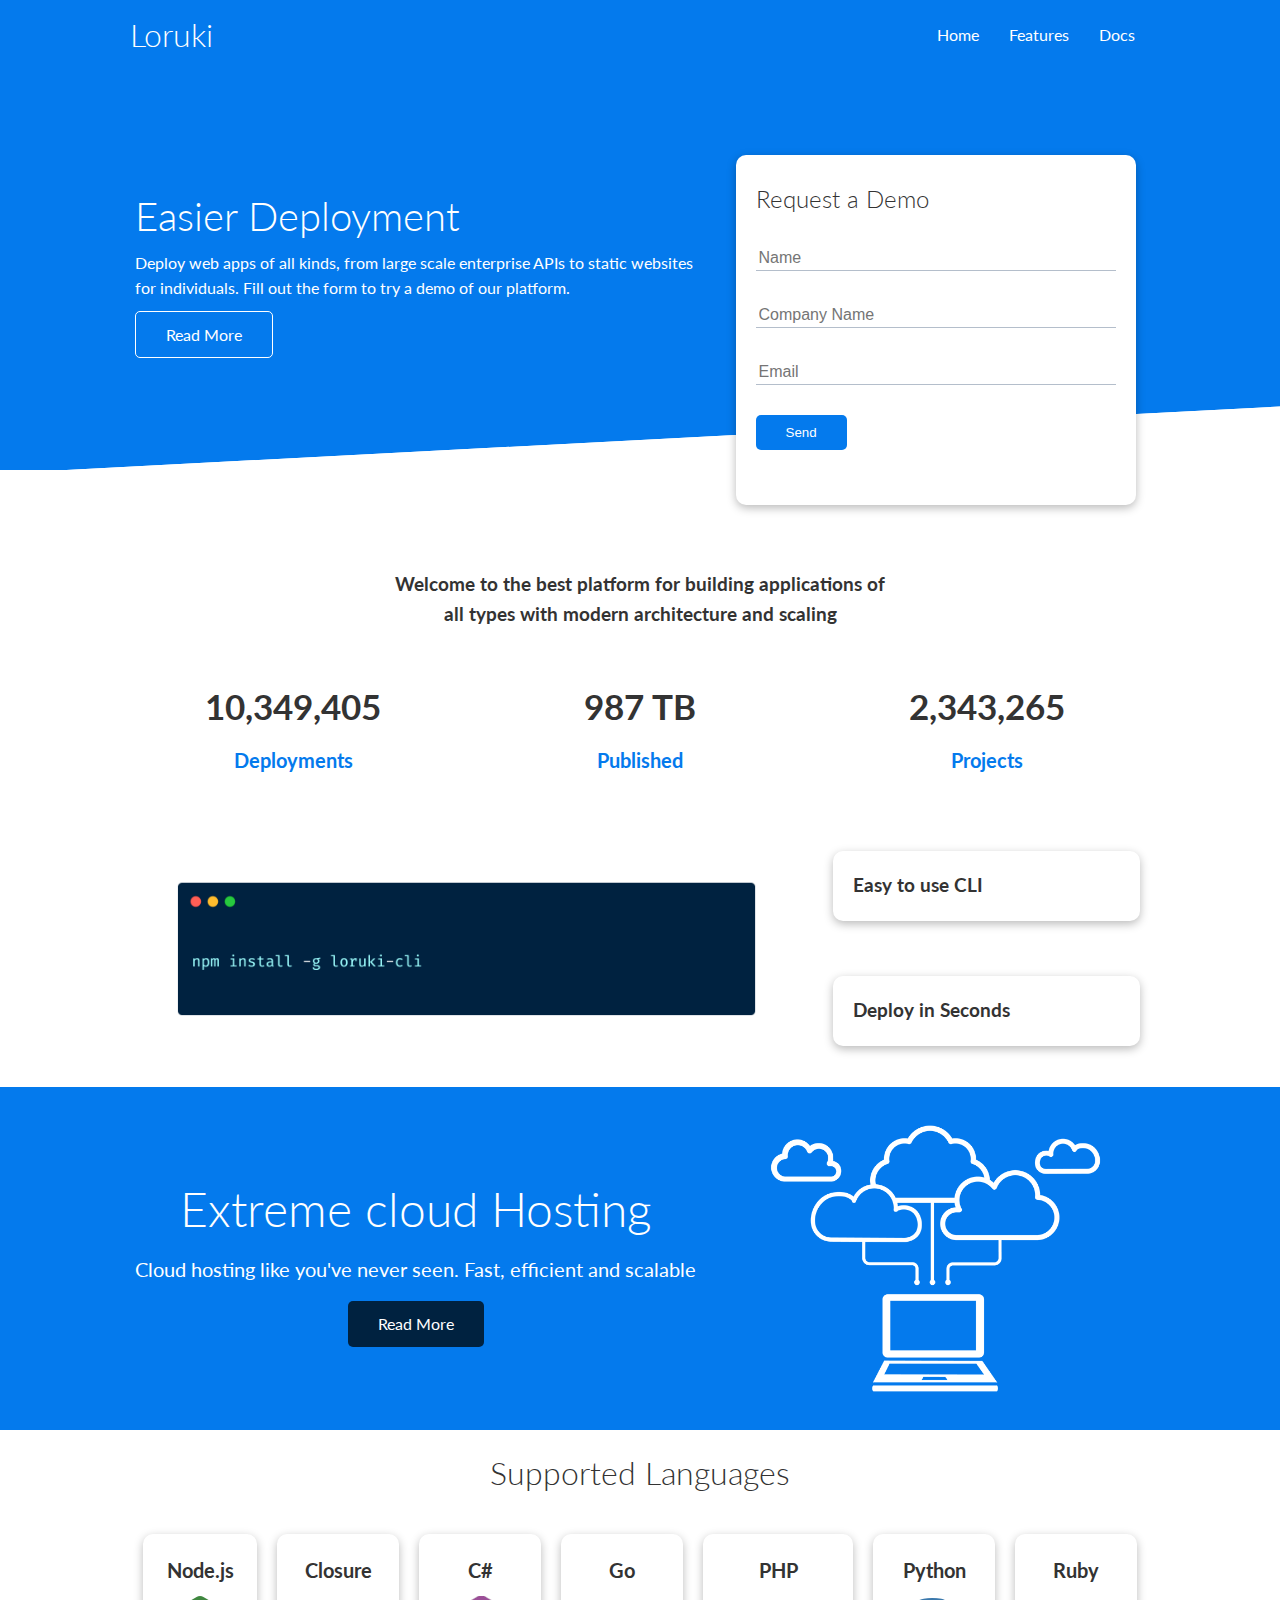
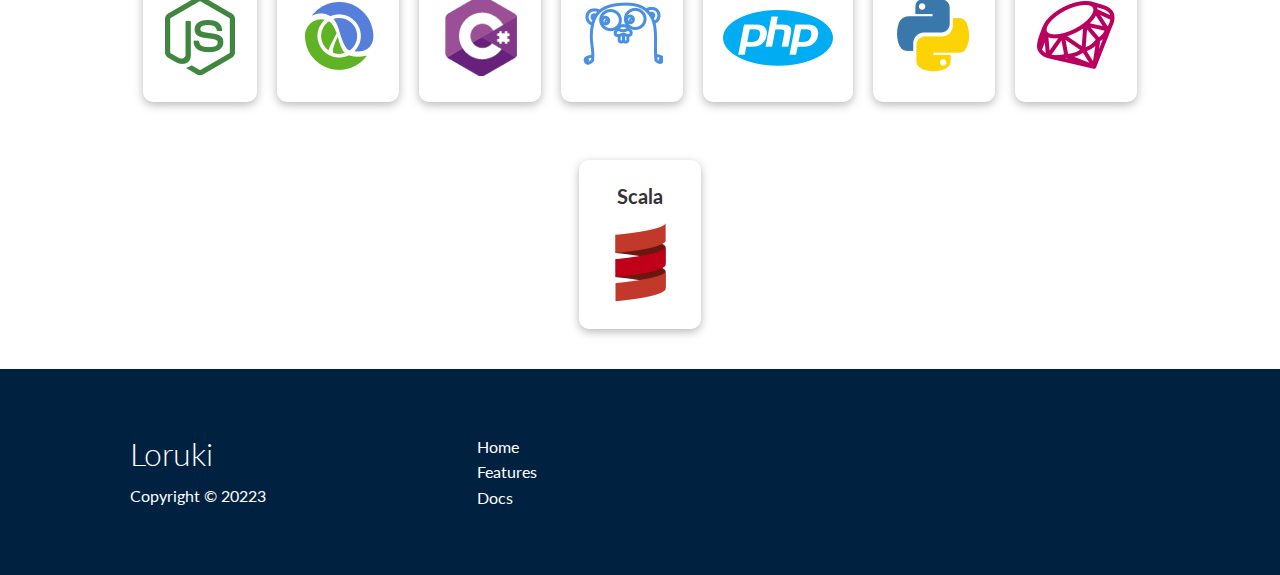
<file: index.html>
<!DOCTYPE html>
<html lang="en">
<head>
    <meta charset="UTF-8">
    <meta name="viewport" content="width=device-width, initial-scale=1.0">
    <link rel="stylesheet" href="style.css">
    <link rel="stylesheet" href="https://cdnjs.cloudflare.com/ajax/libs/font-awesome/6.4.0/css/all.min.css" integrity="sha512-iecdLmaskl7CVkqkXNQ/ZH/XLlvWZOJyj7Yy7tcenmpD1ypASozpmT/E0iPtmFIB46ZmdtAc9eNBvH0H/ZpiBw==" crossorigin="anonymous" referrerpolicy="no-referrer" />
    <title>Loruki | Cloud Hostin for Everyone</title>
</head>
<body>
    <!-- Navigation -->
    <div class="navbar">
        <div class="container flex">
            <h1 class="logo">Loruki</h1>
            <nav>
                <ul>
                    <li><a href="index.html">Home</a></li>
                    <li><a href="features.html">Features</a></li>
                    <li><a href="docs.html">Docs</a></li>
                </ul>
            </nav>
        </div>
    </div>
    <!-- End of Navigation -->

    <!-- Showcase Section -->
    <section class="showcase">
        <div class="container grid">
            <div class="showcase-text">
                <h1>Easier Deployment</h1>
                <p>Deploy web apps of all kinds, from large scale enterprise APIs to static websites for individuals. Fill out the form to try a demo of our platform.</p>
                <a href="" class="btn btn-outline">Read More</a>
            </div>
            <div class="showcase-form card">
                <h2>Request a Demo</h2>
                <form action="">
                    <div class="form-control">
                        <input type="text" name="name" placeholder="Name" required>
                    </div>
                    <div class="form-control">
                        <input type="text" name="company" placeholder="Company Name" required>
                    </div>
                    <div class="form-control">
                        <input type="email" name="email" placeholder="Email" required>
                    </div>
                    <input type="submit" value="Send" class="btn btn-primary">
                </form>
            </div>
        </div>
    </section>
    <!-- Showcase Section -->
<!-- Stats Section -->
<section class="stats">
    <div class="container">
        <h3 class="stats-heading text-center">Welcome to the best platform for building applications of all types with modern architecture and scaling</h3>
        <div class="grid grid-3 text-center my-4">
            <div>
                <i class="fas fa-server fa-3x"></i>
                <h3>10,349,405</h3>
                <p class="text-secondary">Deployments</p>
            </div>
            <div>
                <i class="fas fa-upload fa-3x"></i>
                <h3>987 TB</h3>
                <p class="text-secondary">Published</p>
            </div>
            <div>
                <i class="fas fa-project-diagram fa-3x"></i>
                <h3>2,343,265</h3>
                <p class="text-secondary">Projects</p>
            </div>
        </div>
    </div>
</section>
<!-- CLI -->
<section class="cli">
    <div class="container grid">
        <img src="assets/images/cli.png" alt="">
        <div class="card">
            <h3>Easy to use CLI</h3>
        </div>
        <div class="card">
            <h3>Deploy in Seconds</h3>
        </div>
    </div>
</section>

<!-- Cloud Section -->
<section class="cloud bg-primary my-2 py-2">
    <div class="container grid">
        <div class="text-center">
            <h2 class="lg">Extreme cloud Hosting</h2>
            <p class="lead my-1">
                Cloud hosting like you've never seen. Fast, efficient and scalable
            </p>
            <a href="features.html" class="btn btn-dark">Read More</a>
        </div>
        <img src="assets/images/cloud.png" alt="">
    </div>
</section>

<section class="languages">
    <h2 class="md text-center my-2">
        Supported Languages
    </h2>
    <div class="container flex">
        <div class="card">
            <h4>Node.js</h4>
            <img src="assets/images/logos/node.png" alt="">
        </div>
        <div class="card">
            <h4>Closure</h4>
            <img src="assets/images/logos/clojure.png" alt="">
        </div>
        <div class="card">
            <h4>C#</h4>
            <img src="assets/images/logos/csharp.png" alt="">
        </div>
        <div class="card">
            <h4>Go</h4>
            <img src="assets/images/logos/go.png" alt="">
        </div>
        <div class="card">
            <h4>PHP</h4>
            <img src="assets/images/logos/php.png" alt="">
        </div>
        <div class="card">
            <h4>Python</h4>
            <img src="assets/images/logos/python.png" alt="">
        </div>
        <div class="card">
            <h4>Ruby</h4>
            <img src="assets/images/logos/ruby.png" alt="">
        </div>
        <div class="card">
            <h4>Scala</h4>
            <img src="assets/images/logos/scala.png" alt="">
        </div>
    </div>
</section>
<!-- Footer -->
<footer class="footer bg-dark py-5">
    <div class="container grid grid-3">
        <div>
            <h1>Loruki</h1>
            <p>Copyright &copy; 20223</p>
        </div>
        <nav>
            <ul>
                <li><a href="index.html">Home</a></li>
                <li><a href="features.html">Features</a></li>
                <li><a href="docs.html">Docs</a></li>
            </ul>
        </nav>
        <div class="social">
            <a href="#"><i class="fab fa-github fa-2x"></i></a>
            <a href="#"><i class="fab fa-facebook fa-2x"></i></a>
            <a href="#"><i class="fab fa-instagram fa-2x"></i></a>
            <a href="#"><i class="fab fa-twitter fa-2x"></i></a>
        </div>
    </div>
</footer>

</body>
</html>
</file>
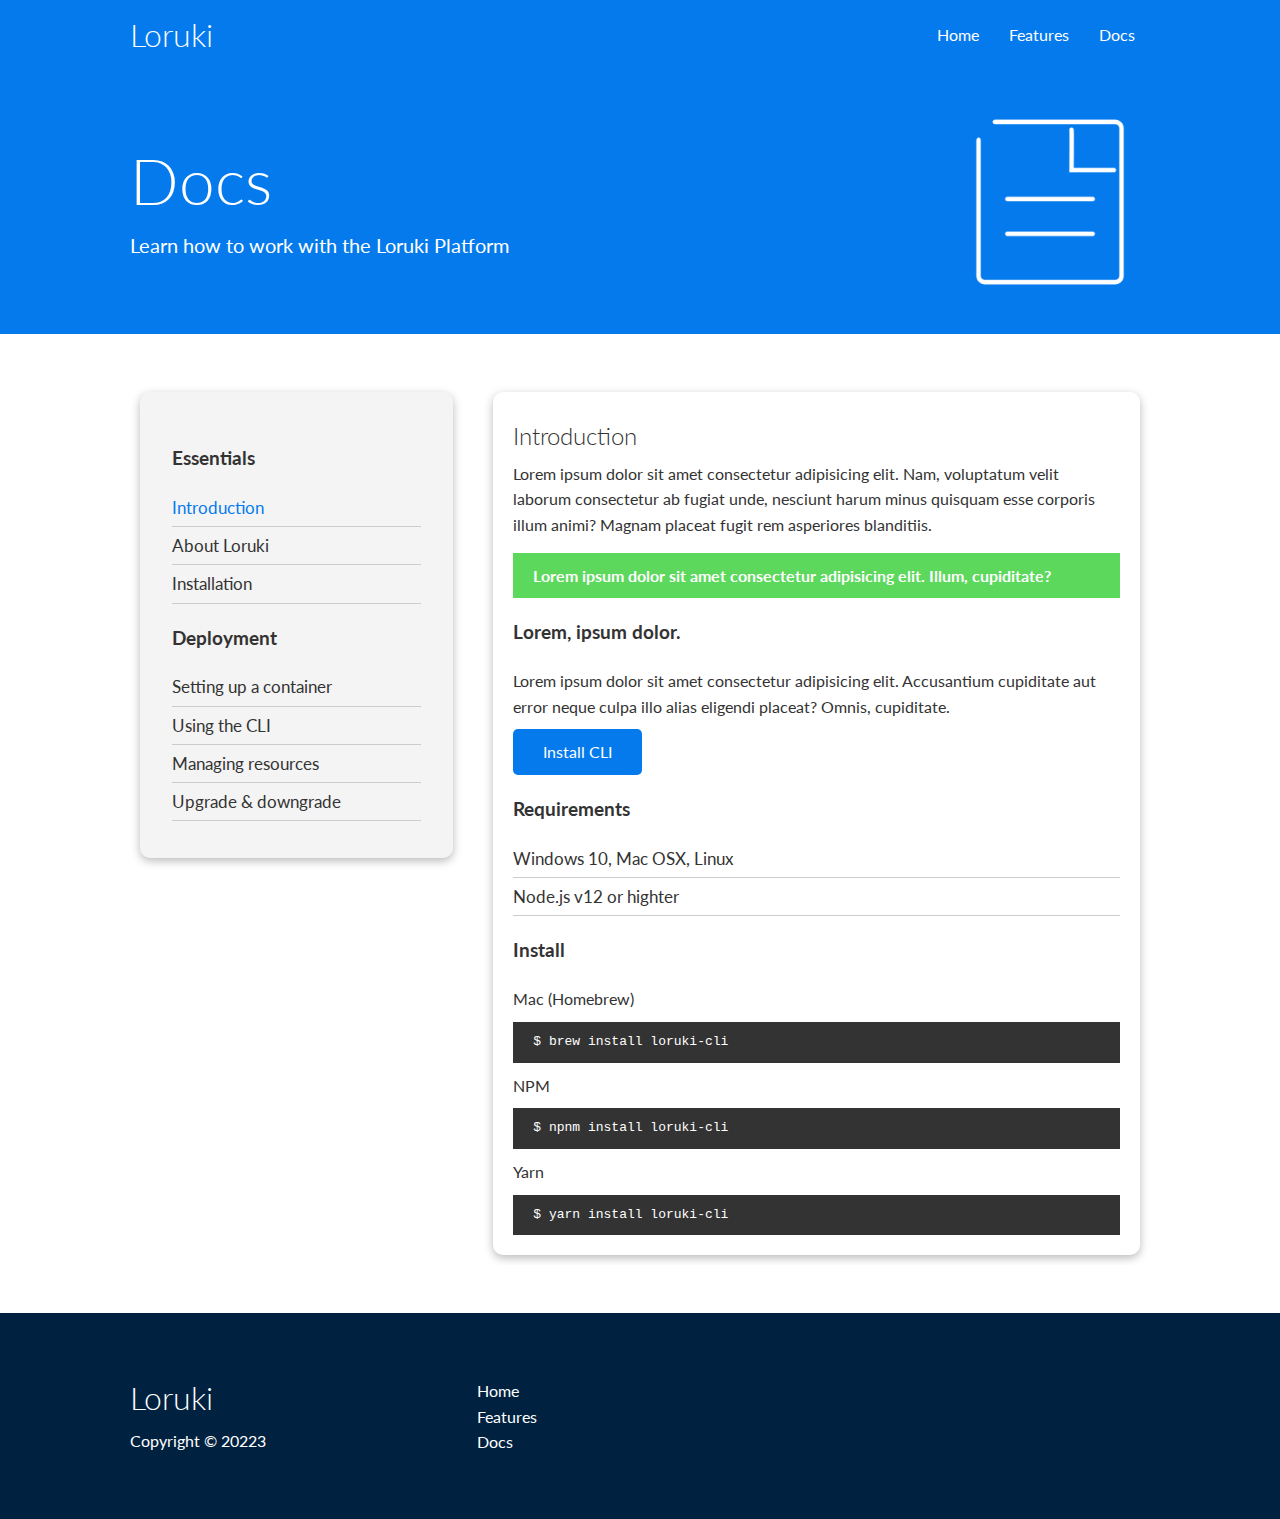
<file: docs.html>
<!DOCTYPE html>
<html lang="en">
<head>
    <meta charset="UTF-8">
    <meta name="viewport" content="width=device-width, initial-scale=1.0">
    <link rel="stylesheet" href="style.css">
    <link rel="stylesheet" href="https://cdnjs.cloudflare.com/ajax/libs/font-awesome/6.4.0/css/all.min.css" integrity="sha512-iecdLmaskl7CVkqkXNQ/ZH/XLlvWZOJyj7Yy7tcenmpD1ypASozpmT/E0iPtmFIB46ZmdtAc9eNBvH0H/ZpiBw==" crossorigin="anonymous" referrerpolicy="no-referrer" />
    <title>Loruki | Cloud Hostin for Everyone</title>
</head>
<body>
    <!-- Navigation -->
    <div class="navbar">
        <div class="container flex">
            <h1 class="logo">Loruki</h1>
            <nav>
                <ul>
                    <li><a href="index.html">Home</a></li>
                    <li><a href="features.html">Features</a></li>
                    <li><a href="docs.html">Docs</a></li>
                </ul>
            </nav>
        </div>
    </div>
    <!-- End of Navigation -->
<!-- Head -->
  <section class="docs-head bg-primary py-3">
    <div class="container grid">
        <div>
            <h1 class="xl">Docs</h1>
            <p class="lead">
                Learn how to work with the Loruki Platform
            </p>
        </div>
        <img src="assets/images/docs.png" alt="">
    </div>
  </section>
  <!-- Sub Head -->
  <section class="docs-main my-4">
    <div class="container grid">
        <div class="card bg-light p-3">
            <h3 class="my-2">Essentials</h3>
            <nav>
                <ul>
                    <li><a class="text-primary" href="index.html">Introduction</a></li>
                    <li><a href="features.html">About Loruki</a></li>
                    <li><a href="docs.html">Installation</a></li>
                </ul>
            </nav>
            <h3 class="my-2">Deployment</h3>
            <nav>
                <ul>
                    <li><a href="index.html">Setting up a container</a></li>
                    <li><a href="features.html">Using the CLI</a></li>
                    <li><a href="docs.html">Managing resources</a></li>
                    <li><a href="docs.html">Upgrade & downgrade</a></li>
                </ul>
            </nav>
        </div>
        <div class="card">
            <h2>Introduction</h2>
            <p>Lorem ipsum dolor sit amet consectetur adipisicing elit. Nam, voluptatum velit laborum consectetur ab fugiat unde, nesciunt harum minus quisquam esse corporis illum animi? Magnam placeat fugit rem asperiores blanditiis.</p>
            <div class="alert alert-success">
                <i class="fas fa-info"></i>Lorem ipsum dolor sit amet consectetur adipisicing elit. Illum, cupiditate?
            </div>

            <h3>Lorem, ipsum dolor.</h3>
            <p>Lorem ipsum dolor sit amet consectetur adipisicing elit. Accusantium cupiditate aut error neque culpa illo alias eligendi placeat? Omnis, cupiditate.</p>
            <a href="" class="btn btn-primary">Install CLI</a>
            <h3>Requirements</h3>
            <ul>
                <li>Windows 10, Mac OSX, Linux</li>
                <li>Node.js v12 or highter</li>
            </ul>
            <h3>Install</h3>
            <p>Mac (Homebrew)</p>
            <pre><code>$ brew install loruki-cli</code></pre>
            <p>NPM</p>
            <pre><code>$ npnm install loruki-cli</code></pre>
            <p>Yarn</p>
            <pre><code>$ yarn install loruki-cli</code></pre>
        </div>
    </div>
  </section>
<!-- Footer -->
<footer class="footer bg-dark py-5">
    <div class="container grid grid-3">
        <div>
            <h1>Loruki</h1>
            <p>Copyright &copy; 20223</p>
        </div>
        <nav>
            <ul>
                <li><a href="index.html">Home</a></li>
                <li><a href="features.html">Features</a></li>
                <li><a href="docs.html">Docs</a></li>
            </ul>
        </nav>
        <div class="social">
            <a href="#"><i class="fab fa-github fa-2x"></i></a>
            <a href="#"><i class="fab fa-facebook fa-2x"></i></a>
            <a href="#"><i class="fab fa-instagram fa-2x"></i></a>
            <a href="#"><i class="fab fa-twitter fa-2x"></i></a>
        </div>
    </div>
</footer>

</body>
</html>
</file>
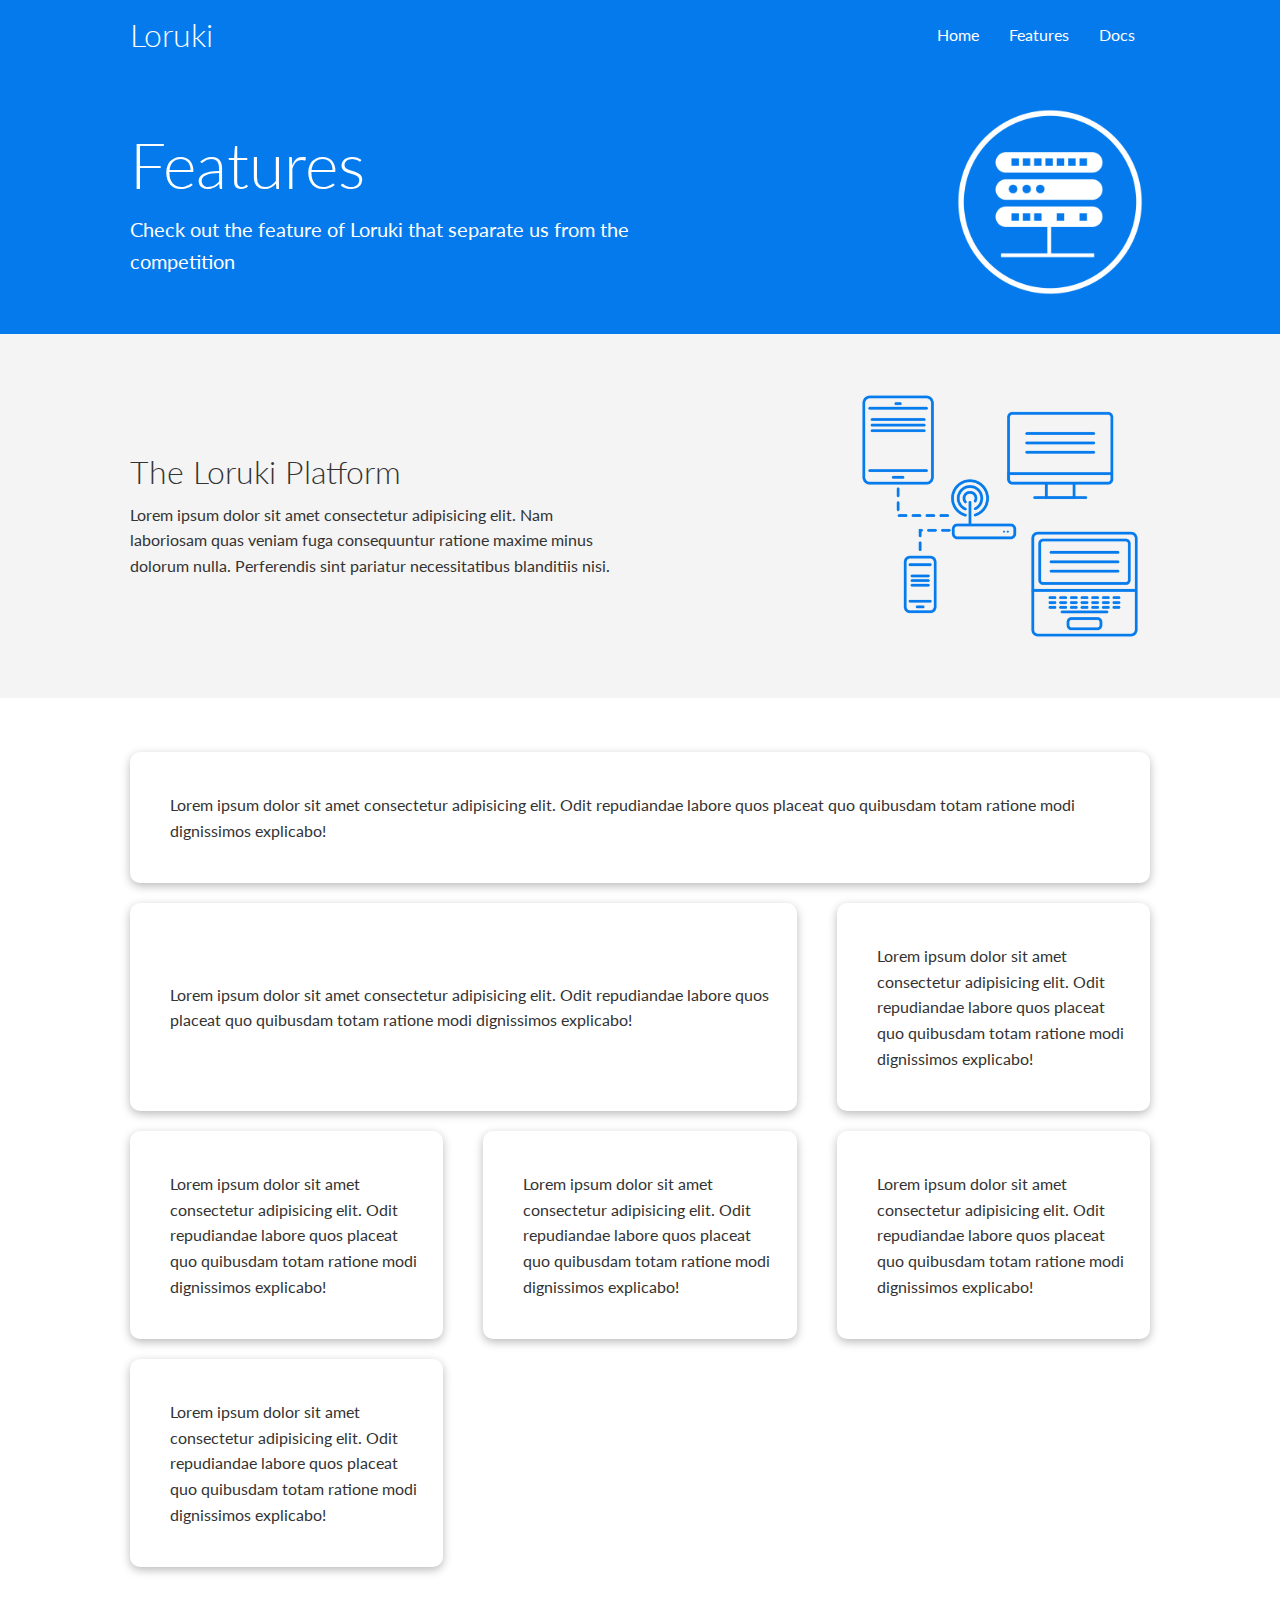
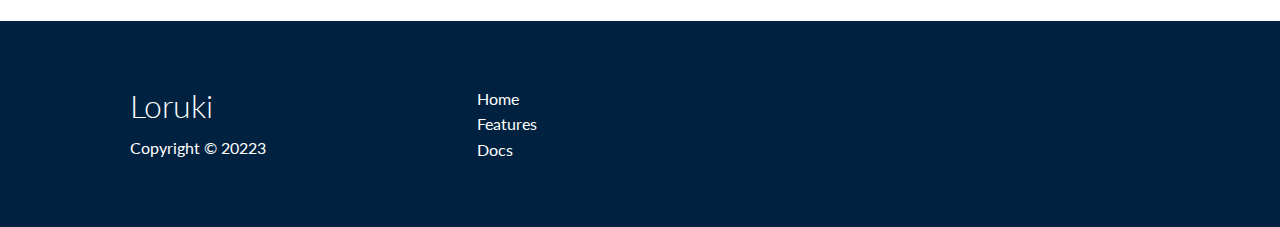
<file: features.html>
<!DOCTYPE html>
<html lang="en">
<head>
    <meta charset="UTF-8">
    <meta name="viewport" content="width=device-width, initial-scale=1.0">
    <link rel="stylesheet" href="style.css">
    <link rel="stylesheet" href="https://cdnjs.cloudflare.com/ajax/libs/font-awesome/6.4.0/css/all.min.css" integrity="sha512-iecdLmaskl7CVkqkXNQ/ZH/XLlvWZOJyj7Yy7tcenmpD1ypASozpmT/E0iPtmFIB46ZmdtAc9eNBvH0H/ZpiBw==" crossorigin="anonymous" referrerpolicy="no-referrer" />
    <title>Loruki | Cloud Hostin for Everyone</title>
</head>
<body>
    <!-- Navigation -->
    <div class="navbar">
        <div class="container flex">
            <h1 class="logo">Loruki</h1>
            <nav>
                <ul>
                    <li><a href="index.html">Home</a></li>
                    <li><a href="features.html">Features</a></li>
                    <li><a href="docs.html">Docs</a></li>
                </ul>
            </nav>
        </div>
    </div>
    <!-- End of Navigation -->
<!-- Head -->
  <section class="features-head bg-primary py-3">
    <div class="container grid">
        <div>
            <h1 class="xl">Features</h1>
            <p class="lead">
                Check out the feature of Loruki that separate us from the competition
            </p>
        </div>
        <img src="assets/images/server.png" alt="">
    </div>
  </section>
  <!-- Sub Head -->
  <section class="features-sub-head bg-light py-3">
    <div class="container grid">
        <div>
            <h1 class="md">The Loruki Platform</h1>
            <p>
                Lorem ipsum dolor sit amet consectetur adipisicing elit. Nam laboriosam quas veniam fuga consequuntur ratione maxime minus dolorum nulla. Perferendis sint pariatur necessitatibus blanditiis nisi.
            </p>
        </div>
        <img src="assets/images/server2.png" alt="">
    </div>
  </section>
  <!-- Features Main Section -->
  <section class="features-main my-2">
    <div class="container grid grid-3">
        <div class="card flex">
            <i class="fas fa-server fa-3x"></i>
            <p>
                Lorem ipsum dolor sit amet consectetur adipisicing elit. Odit repudiandae labore quos placeat quo quibusdam totam ratione modi dignissimos explicabo!
            </p>
        </div>
        <div class="card flex">
            <i class="fas fa-laptop fa-3x"></i>
            <p>
                Lorem ipsum dolor sit amet consectetur adipisicing elit. Odit repudiandae labore quos placeat quo quibusdam totam ratione modi dignissimos explicabo!
            </p>
        </div>
        <div class="card flex">
            <i class="fas fa-database fa-3x"></i>
            <p>
                Lorem ipsum dolor sit amet consectetur adipisicing elit. Odit repudiandae labore quos placeat quo quibusdam totam ratione modi dignissimos explicabo!
            </p>
        </div>
        <div class="card flex">
            <i class="fas fa-power-off fa-3x"></i>
            <p>
                Lorem ipsum dolor sit amet consectetur adipisicing elit. Odit repudiandae labore quos placeat quo quibusdam totam ratione modi dignissimos explicabo!
            </p>
        </div>
        <div class="card flex">
            <i class="fas fa-upload fa-3x"></i>
            <p>
                Lorem ipsum dolor sit amet consectetur adipisicing elit. Odit repudiandae labore quos placeat quo quibusdam totam ratione modi dignissimos explicabo!
            </p>
        </div>
        <div class="card flex">
            <i class="fas fa-network-wired fa-3x"></i>
            <p>
                Lorem ipsum dolor sit amet consectetur adipisicing elit. Odit repudiandae labore quos placeat quo quibusdam totam ratione modi dignissimos explicabo!
            </p>
        </div>
        <div class="card flex">
            <i class="fas fa-server fa-3x"></i>
            <p>
                Lorem ipsum dolor sit amet consectetur adipisicing elit. Odit repudiandae labore quos placeat quo quibusdam totam ratione modi dignissimos explicabo!
            </p>
        </div>
    </div>
  </section>
<!-- Footer -->
<footer class="footer bg-dark py-5">
    <div class="container grid grid-3">
        <div>
            <h1>Loruki</h1>
            <p>Copyright &copy; 20223</p>
        </div>
        <nav>
            <ul>
                <li><a href="index.html">Home</a></li>
                <li><a href="features.html">Features</a></li>
                <li><a href="docs.html">Docs</a></li>
            </ul>
        </nav>
        <div class="social">
            <a href="#"><i class="fab fa-github fa-2x"></i></a>
            <a href="#"><i class="fab fa-facebook fa-2x"></i></a>
            <a href="#"><i class="fab fa-instagram fa-2x"></i></a>
            <a href="#"><i class="fab fa-twitter fa-2x"></i></a>
        </div>
    </div>
</footer>

</body>
</html>
</file>
<file: style.css>
@import url('https://fonts.googleapis.com/css2?family=Lato:wght@300&display=swap');


/* Custom Properties */
  :root{
    --primary-color: #047aed;
    --secondary-color: #1c3fa8;
    --dark-color:#002240;
    --light-color: #f4f4f4;
    --success-color: #5cd85c;
    --alert-color:#d9534f;
}


/* Reset default css */
* {
    box-sizing: border-box;
    padding: 0;
    margin: 0;
}

/* Base Styling */
body{
    font-family: 'lato', sans-serif;
    color: #333;
    line-height: 1.6;
}

ul{
    list-style-type: none;
}
a{
    text-decoration: none;
    color: #333;
}

h1,h2 {
    font-weight: 300;
    line-height: 1.2;
    margin: 0.625rem 0;
}
p{
    margin: 0.625rem 0;
}

img{
    width: 100%;
}
code, pre {
    background-color: #333;
    color: #fff;
    padding:10px; 
}
/* Nabar Styling */
.navbar{
    background-color: var(--primary-color);
    color: #fff;
    height: 4.375rem;
}

.navbar .flex{
    justify-content: space-between;
}
.navbar ul{
    display: flex;
}
.navbar a{
    color: #fff;
    padding: .625rem;
    margin: 0 0.313rem;

}
.navbar a:hover{
    border-bottom: 0.125rem #fff solid;
}


/* Showcase */
.showcase{
    height: 25rem;
    background-color: var(--primary-color);
    color: #fff;
    position: relative;
}
.showcase .grid{
    overflow: visible;
    grid-template-columns: 55% auto;
    gap: 1.875rem;
}
.showcase h1{
    font-size: 2.5rem;
}
.showcase-form{
    position: relative;
    top: 60px;
    height: 21.875rem;
    width: 25rem;
    padding: 2.5rem;
    z-index: 100;
    justify-self: flex-end;
}
.showcase-form .form-control{
    margin:  1.875rem 0rem;

}
.showcase-form input[type='text'],
.showcase-form input[type='email']{
    border: 0;
    border-bottom: 1px solid #b4becb;
    width: 100%;
    padding: 0.188rem;
    font-size: 1rem;
}
.showcase-form input:focus{
    outline: none;
}

.showcase::before,
.showcase::after{
    content: '';
    position: absolute;
    background-color: #fff;
    height: 6.25rem;
    bottom: -4.375rem;
    right: 0;
    left: 0;
    transform: skewY(-3deg);
    -webkit-transform: skewY(-3deg);
    -moz-transform: skewY(-3deg);
    -ms-transform: skewY(-3deg);
}

/* Stats */
.stats{
    padding-top: 100px;
}
.stats-heading{
    max-width: 500px;
    margin: auto;
}
.stats .grid h3{
    font-size: 35px;
}
.stats .grid p{
    font-size: 20px;
    font-weight: bold;
    color: var(--primary-color);
}

/* CLI  */
.cli .grid{
    grid-template-columns: repeat(3, 1fr);
    grid-template-rows: repeat(2, 1fr);
}
.cli .grid > *:first-child {
    grid-column: 1 / span 2;
    grid-row: 1 / span 2
}

/* Cloud Section */
.cloud .grid {
    grid-template-columns: 4fr 3fr;
}

/* Languages */
.languages .flex{
    flex-wrap: wrap;
}
.languages .card{
    text-align: center;
    margin: 18px 10px 40px;
    transition: transform 0.2s ease-in;
}

.languages .card h4{
    font-size: 20px;
    margin-bottom: 10px;
}
.languages .card:hover{
    transform: translateY(-15px);
}

/* Features Section */
.features-head img, .docs-head img{
    width: 200px;
    justify-self: flex-end
}
.features-sub-head img{
    width: 300px;
    justify-self: flex-end
}
.features-main .card > i{
margin-right: 20px;
}

.features-main .grid{
    padding: 30px;
}

.features-main .grid > *:first-child {
    grid-column: 1 / span 3;
}
.features-main .grid > *:nth-child(2) {
    grid-column: 1 / span 2;
}

/* Docs Page */
.docs-main h3{
    margin: 20px 0;
}
.docs-main .grid {
    grid-template-columns: 1fr 2fr;
    align-items: flex-start;
}
.docs-main li{
    font-size: 17px;
    padding-bottom: 5px;
    margin-bottom: 5px;
    border-bottom: 1px #ccc solid;
}
.docs-main a:hover{
 font-weight: bold;
 color: var(--secondary-color);
}


/* Utilities */
.container {
    max-width: 68.75rem;
    margin: auto;
    overflow: auto;
    padding: 0 2.5rem;
}
.flex{
    display: flex;
    justify-content: center;
    align-items: center;
    height: 100%;
}

.grid{
    display: grid;
    grid-template-columns: repeat(2, 1fr);
    gap:1.25rem;
    justify-content: center;
    align-items: center;
    height: 100%;

}
.grid-3{
    grid-template-columns: repeat(3, 1fr);
}

.card{
    background-color: #fff;
    color: #333;
    border-radius: .625rem;
    box-shadow: 0 3px .625rem rgba(0,0,0,0.275);
    padding: 1.25rem;
    margin: .625rem;
}
.btn{
    display: inline-block;
    padding: 0.625rem 1.875rem;
    cursor: pointer;
    background-color:var(--primary-color);
    color: #fff;
    border: none;
    border-radius: 0.313rem;
}
.btn-outline{
    background-color: transparent;
    border: 1px #fff solid;
}
.btn:hover{
    transform: scale(0.98);
}


/* Backgrounds and colored buttons */
.bg-primary, .btn-primary{
    background-color: var(--primary-color);
    color: #fff;
}

.bg-secondary, .btn-secondary{
    background-color: var(--secondary-color);
    color: #fff;
}
.bg-dark, .btn-dark{
    background-color: var(--dark-color);
    color: #fff;
}

.bg-light, .btn-light{
    background-color: var(--light-color);
    color: #333;
}
.bg-primary a,
 .btn-primary a, 
 .bg-secondary a, 
 .btn-secondary a, 
 .bg-dark a, 
 .btn-dark a {
    color: #fff;
 }

/* Footer */
.footer .social a {
    margin: 0 10px;
}



/* Text Sizes */
.lead{
    font-size: 1.25rem;
}
.sm{
    font-size: 1rem;
}
.md{
    font-size: 2rem;
}
.lg{
    font-size: 3rem;
}
.xl{
    font-size: 4rem;
}
.text-center{
    text-align: center;
}

/* Text Colors */
.text-primary{
    color: var(--primary-color);
}

.text-secondary{
    color: var(--secondary-color);
}
.text-dark{
    color: var(--dark-color);
}

.text-light{
    color: var(--light-color);

}

/* Alerts */
.alert{
    background-color: var(--light-color);
    padding: 10px;
    font-weight: bold;
    margin: 15px 0;
}
.alert i{
    margin-right: 10px;
}
.alert-success{
    background-color: var(--success-color);
    color: #fff;
}
.alert-error{
    background-color: var(--error-color);
    color: #fff;
}



/* Margin */
.my-1{
    margin: 1rem 0;
}
.my-2{
    margin: 1.5rem 0;
}
.my-3{
    margin: 2rem 0;
}
.my-4{
    margin: 3rem 0;
}
.my-5{
    margin: 3.5rem 0;
}
.my-4{
    margin: 3rem 0;
}
.m-1{
    margin: 1rem;
}
.m-2{
    margin: 1.5rem;
}
.m-3{
    margin: 2rem;
}
.m-4{
    margin: 3rem;
}
.m-5{
    margin: 3.5rem;
}
.m-4{
    margin: 3rem;
}

/* Padding */
.py-1{
    padding: 1rem 0;
}
.py-2{
    padding: 1.5rem 0;
}
.py-3{
    padding: 2rem 0;
}
.py-4{
    padding: 3rem 0;
}
.py-5{
    padding: 3.5rem 0;
}
.py-4{
    padding: 3rem 0;
}
.p-1{
    padding: 1rem;
}
.p-2{
    padding: 1.5rem;
}
.p-3{
    padding: 2rem;
}
.p-4{
    padding: 3rem;
}
.p-5{
    padding: 3.5rem;
}
.p-4{
    padding: 3rem;
}
/* Media Queries */

/* Tablets and under */
@media(max-width: 786px) {
    .grid,
    .showcase .grid,
    .stats .grid,
    .cli .grid,
    .cloud .grid,
    .features-main .grid,
    .docs-main .grid {
        grid-template-columns: 1fr;
        grid-template-rows: 1fr;
    }
    .showcase{
        height: auto;
    }
    .showcase-text {
        text-align: center;
    }
    .showcase-form{
        justify-self: center;
        margin: auto;
    }
    .cli .grid > *:first-child {
        grid-column: 1;
        grid-row: 1;
    }
    .features-head,
    .features-sub-head,
    .docs-head{
        text-align: center;
    }
    .features-head img,
    .features-sub-head img,
    .docs-head img{
        justify-self: center;
    }
    .features-main .grid > *:first-child,
    .features-main .grid > *:nth-child(2){
        grid-column: 1;
    }
}


/* Mobile */
@media(max-width: 500px) {
    .navbar {
        height: 110px;
    }
    .navbar .flex{
        flex-direction: column;
    }
    .navbar ul{
        padding: 10px;
        background-color: rgba(0, 0, 0, 0.1);
    }
    
}
</file>
